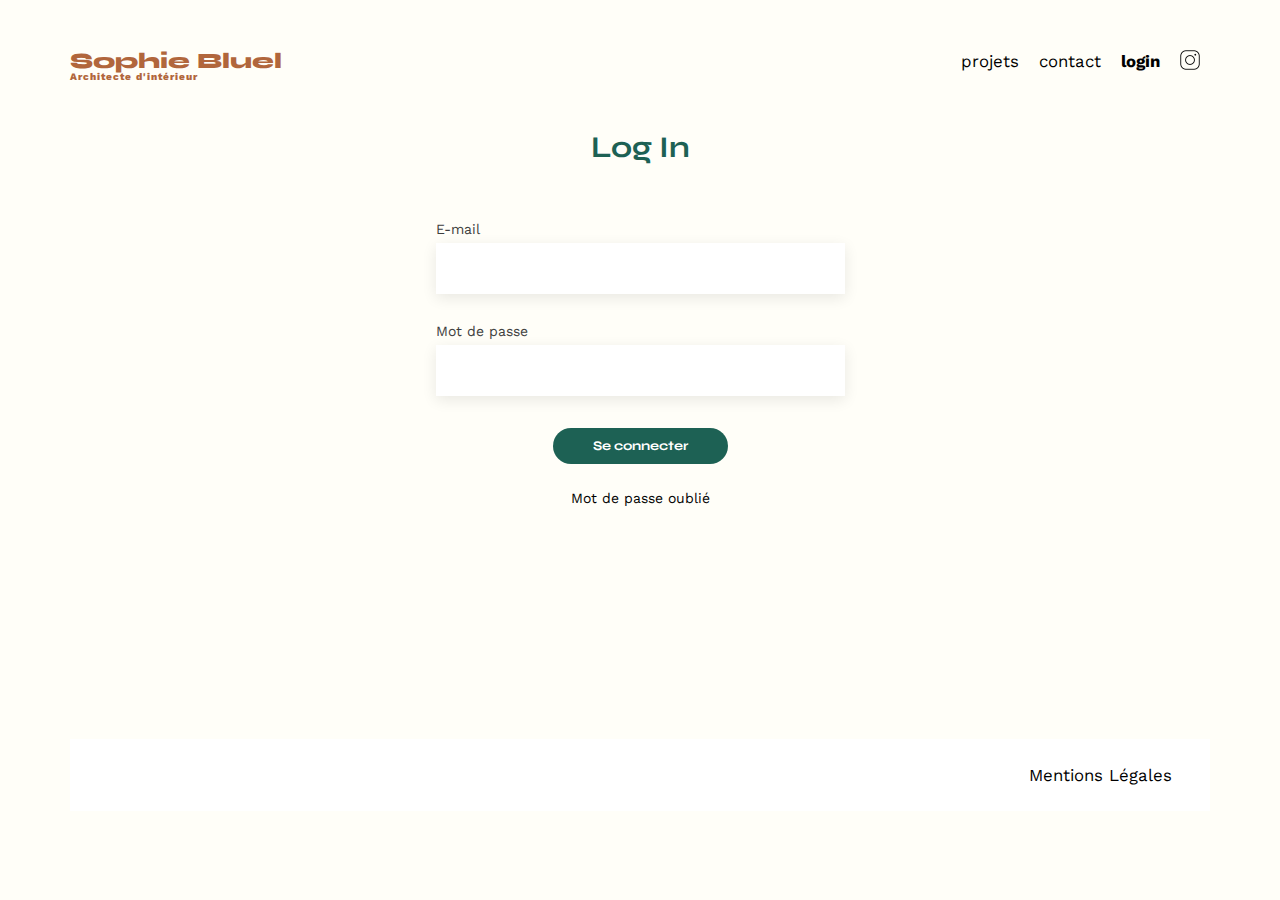
<file: Portfolio-architecte-sophie-bluel-master/FrontEnd/login.html>
<!DOCTYPE html>
<html lang="fr">
    <head>
        <meta charset="UTF-8">
        <title>Sophie Bluel - Architecte d'intérieur</title>
        <meta name="viewport" content="width=device-width, initial-scale=1.0">
        <link rel="preconnect" href="https://fonts.googleapis.com">
        <link rel="preconnect" href="https://fonts.gstatic.com" crossorigin>
        <link href="https://fonts.googleapis.com/css2?family=Syne:wght@700;800&family=Work+Sans&display=swap" rel="stylesheet">
        <meta name="description" content="">

        <link rel="stylesheet" href="./assets/css/style.css">
        <link rel="stylesheet" href="./assets/css/login.css">
    </head>
    <body>
        <header>
            <a class="title" href="index.html">Sophie Bluel <span>Architecte d'intérieur</span></a>
                <nav>
                    <ul>
                        <li>projets</li>
                        <li>contact</li>
                        <li class="active"><a href="login.html">login</a></li>
                        <li><img src="./assets/icons/instagram.png" alt="Instagram"></li>
                    </ul>
                </nav>
        </header>
        <main>
                <h2>Log In</h2>
            <form id="login_form"> 
                <div class="formulaire email">
                    <label for="email">E-mail</label>
                    <input type="email" name="email" id="email" required>
                </div>

                <div class="formulaire password">
                    <label for="password">Mot de passe</label>
                    <input type="password" id="pass" name="password" required>
                </div>

                <div class="connexion">
                    <input type="submit" value="Se connecter">
                </div>
                <span> Mot de passe oublié</span>
            </form>
        </main>
        <footer>
            <nav>
                <ul>
                    <li>Mentions Légales</li>
                </ul>
            </nav>
        </footer>
        <script src="./assets/js/fetch.js"></script>
        <script src="./assets/js/login.js"></script>
    </body>
</html>
</file>
<file: Portfolio-architecte-sophie-bluel-master/FrontEnd/assets/css/login.css>
body {
	max-width: 1140px;
	margin:auto;
	font-family: 'Work Sans' ;
	font-size: 14px;
    
    background-color:#FFFEF8;
}

h1 span{
    margin-bottom: 150px;
}

h2{
    display: flex;
    justify-content: center;
    margin-bottom: 60px;
}

form{
    width: 100%;
    display: flex;
    justify-content: center;
    align-items: center;
    flex-direction: column;
}

form div{
    display: flex;
    flex-direction: column;
}

form div.connexion input{
    width: 175px;
    height: 36px;

    border: none;
    margin-top:2px ;
}

form div.formulaire label{
    color: #3D3D3D;
    font-size: 14px;
    margin-bottom: 7px;
}

form div.formulaire input{
    height: 51px;
    width: 379px;

    margin-bottom: 30px;
    border: none;
    box-shadow: 0px 4px 14px rgba(0, 0, 0, 0.09);
}

footer{
    background-color: #FFFFFF;
    margin-top: 234px;
    display: flex;
    justify-content: end;
}
</file>
<file: Portfolio-architecte-sophie-bluel-master/FrontEnd/assets/css/style.css>
/* http://meyerweb.com/eric/tools/css/reset/
   v2.0 | 20110126
   License: none (public domain)
*/

html, body, div, span, applet, object, iframe,
h1, h2, h3, h4, h5, h6, p, blockquote, pre,
a, abbr, acronym, address, big, cite, code,
del, dfn, em, img, ins, kbd, q, s, samp,
small, strike, strong, sub, sup, tt, var,
b, u, i, center,
dl, dt, dd, ol, ul, li,
fieldset, form, label, legend,
table, caption, tbody, tfoot, thead, tr, th, td,
article, aside, canvas, details, embed,
figure, figcaption, footer, header, hgroup,
menu, nav, output, ruby, section, summary,
time, mark, audio, video {
	margin: 0;
	padding: 0;
	border: 0;
	font-size: 100%;
	font: inherit;
	vertical-align: baseline;
}
/* HTML5 display-role reset for older browsers */
article, aside, details, figcaption, figure,
footer, header, hgroup, menu, nav, section {
	display: block;
}
body {
	line-height: 1;
	background-color: #FFFEF8;
}
ol, ul {
	list-style: none;
}
blockquote, q {
	quotes: none;
}
blockquote:before, blockquote:after,
q:before, q:after {
	content: '';
	content: none;
}
table {
	border-collapse: collapse;
	border-spacing: 0;
}
/** end reset css**/
body {
	max-width: 1140px;
	margin:auto;
	font-family: 'Work Sans' ;
	font-size: 14px;
}

.banniere{
	background-color: black;
	width: 100%;
	height: 59px;
	display: flex;
	justify-content: center;
	align-items: center;

	position: fixed;
    top: 0px;
    left: 0px;
}

.banniere + header{
	margin-top:109px;
}

.banniere .mode-edition{
	color: rgb(255, 255, 255);	
	font-size: 14px;
	margin-right: 21px;
	
}

.banniere .publication-change{
	background-color: rgb(255, 255, 255);
	width: 216px;
	height: 38px;
	border-radius: 60px;
	font-size: 14px;

	display: flex;
	justify-content: center;
	align-items: center;
}

header {
	display: flex;
	justify-content: space-between;
	margin: 50px 0
}
section {
	margin: 50px 0
}

a.title{
	display: flex;
	flex-direction: column;
	font-family: 'Syne';
	font-size: 22px;
	font-weight: 800;
	color: #B1663C;
	text-decoration: none;
}

.hidden{
	display: none !important;
}

a.title > span {
	font-family: 'Work Sans';
	font-size:10px;
	letter-spacing: 0.1em;
;
}
.edit-texte{
	margin-bottom: 20px;
}

.project{
	display: flex;
	justify-content: center;
}

h2{
	font-family: 'Syne';
	font-weight: 700;
	font-size: 30px;
	color: #1D6154
}

.project #edit-modal{
	margin: 10px 21px;
	font-size: 14px;
	cursor: pointer;
}


nav ul {
	display: flex;
	align-items: center;
	list-style-type: none;

}
nav li {
	padding: 0 10px;
	font-size: 1.2em;
	cursor: pointer;
}

li.active{
	font-weight: 700;
}

li:hover {
	color: #B1663C;
}

li img{
	width: 20px;
	height: 20px;
}

li a{
	text-decoration: none;
	color: black;
}

#introduction {
	display: flex;
	align-items: center;
}
#introduction figure {
	flex: 1
}
#introduction img {
	display: block;
	margin: auto;
	width: 80%;
}

#introduction article {
	flex: 1
}
#introduction h2 {
	margin-bottom: 1em;
}

#introduction p {
	margin-bottom: 0.5em;
}
#portfolio h2 {
	text-align: center;
	margin-bottom: 1em;
}

.button-rounded{
	display: flex;
	justify-content: center;
	margin: 51px;
}

.button-rounded span{
	margin-right: 10px;
	padding: 9px 20px;

	color: #1D6154;
	font-family: 'Syne';
	font-size: 16px;
	line-height: 16px;
	font-weight: 700;
	border: 1px solid #1D6154;
	border-radius: 60px;

	display: flex;
	text-align: center;
	justify-content: space-around;
	align-items: center;
}

.button-rounded span:hover, .button-rounded span.active{
	background-color: #1D6154;
	color: white;
}

.bg-green{
	background-color: #1D6154 !important;
}

.gallery {
	width: 100%;
	display: grid;
	grid-template-columns: 1fr 1fr 1fr;
	grid-column-gap: 20px;
	grid-row-gap: 20px;
}


.gallery img {
	width: 100%;
}

.categories .category span{
	cursor: pointer;
}

#contact {
	width: 50%;
margin: auto;
}
#contact > * {
	text-align: center;

}
#contact h2{
	margin-bottom: 20px;
}
#contact form {
	text-align: left;
	margin-top:30px;
	display: flex;
	flex-direction: column;
}

#contact input {
	height: 50px;
	font-size: 1.2em;
	border: none;
	box-shadow: 0px 4px 14px rgba(0, 0, 0, 0.09);
}
#contact label {
	margin: 2em 0 1em 0;
}
#contact textarea {
	border: none;
	box-shadow: 0px 4px 14px rgba(0, 0, 0, 0.09);
	padding: 8px 9px;
}

input{
	padding: 0 15px;
}

input[type="submit"]{
	font-family: 'Syne';
	font-weight: 700;
	color: white;
	background-color: #1D6154;
	margin : 2em auto ;
	width: 180px;
	text-align: center;
	border-radius: 60px ;
}

footer nav ul {
	display: flex;
	justify-content: flex-end;
	margin: 2em
}
</file>
